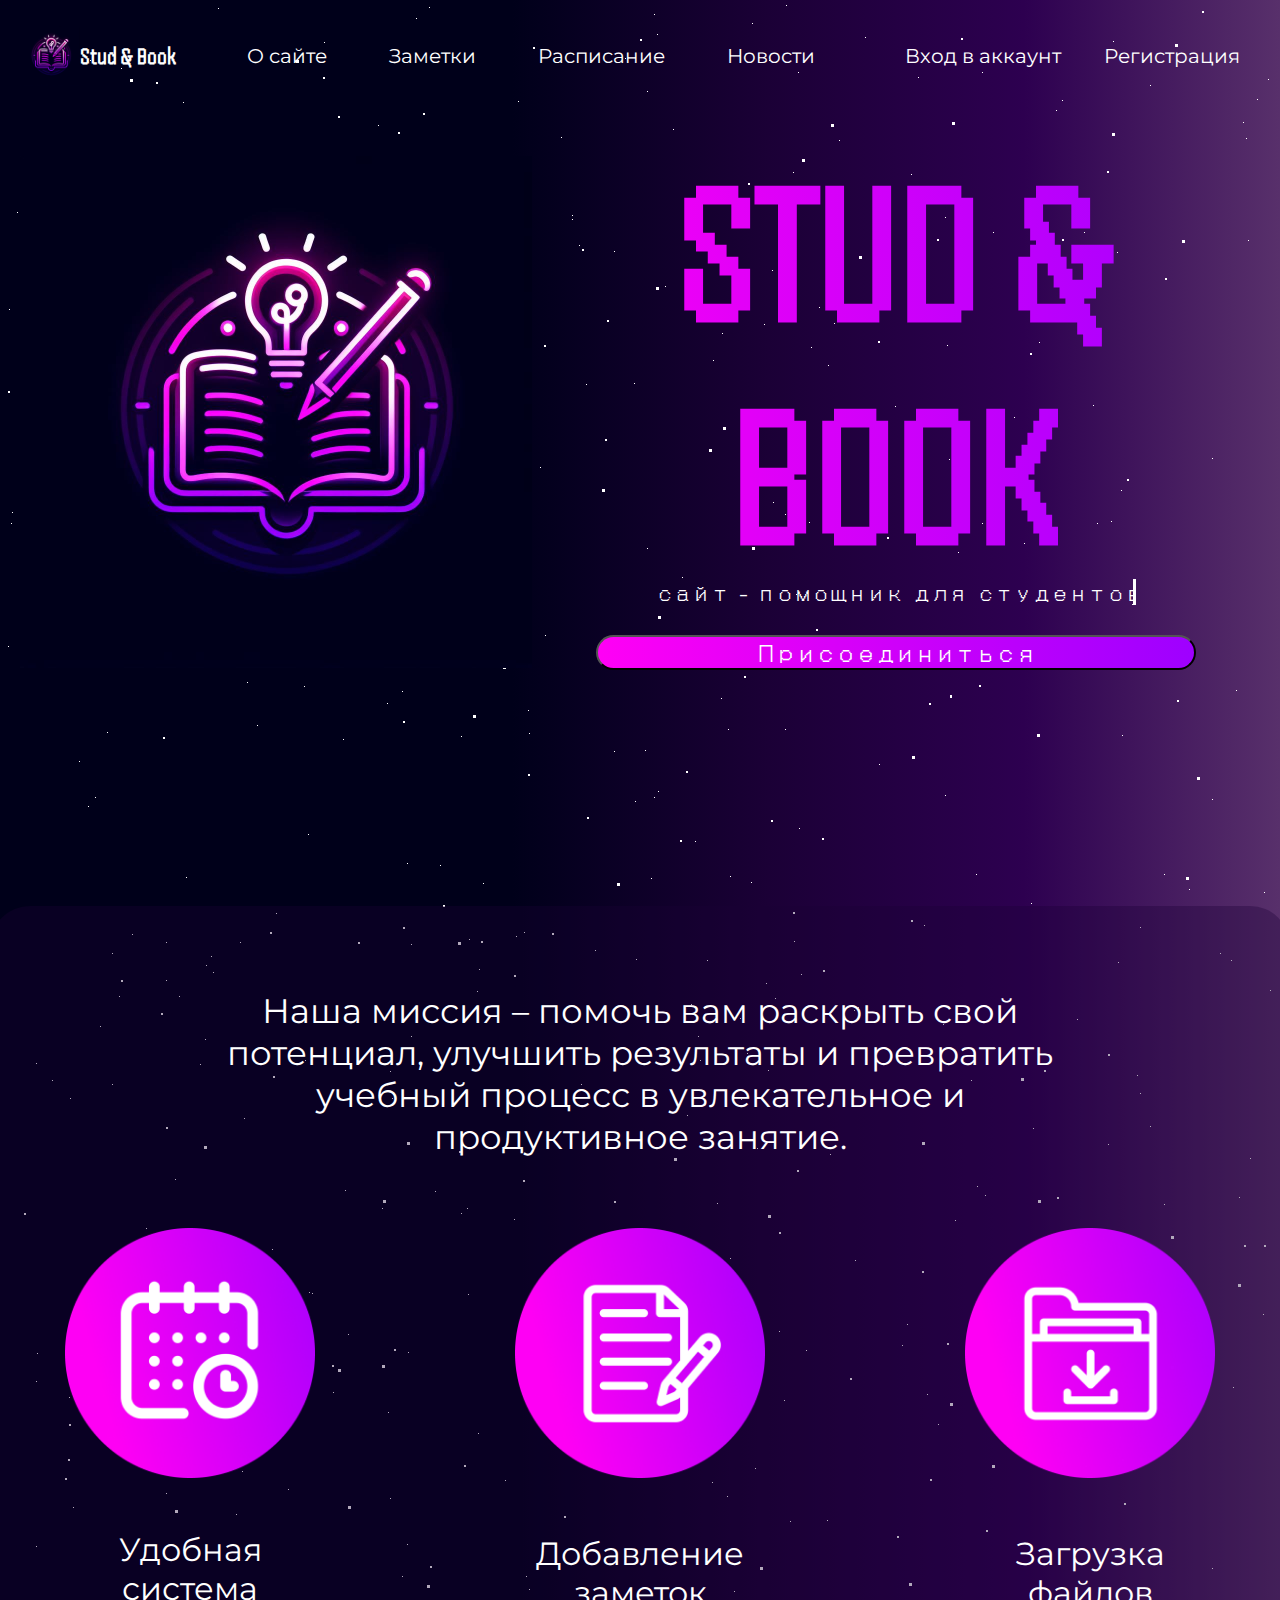
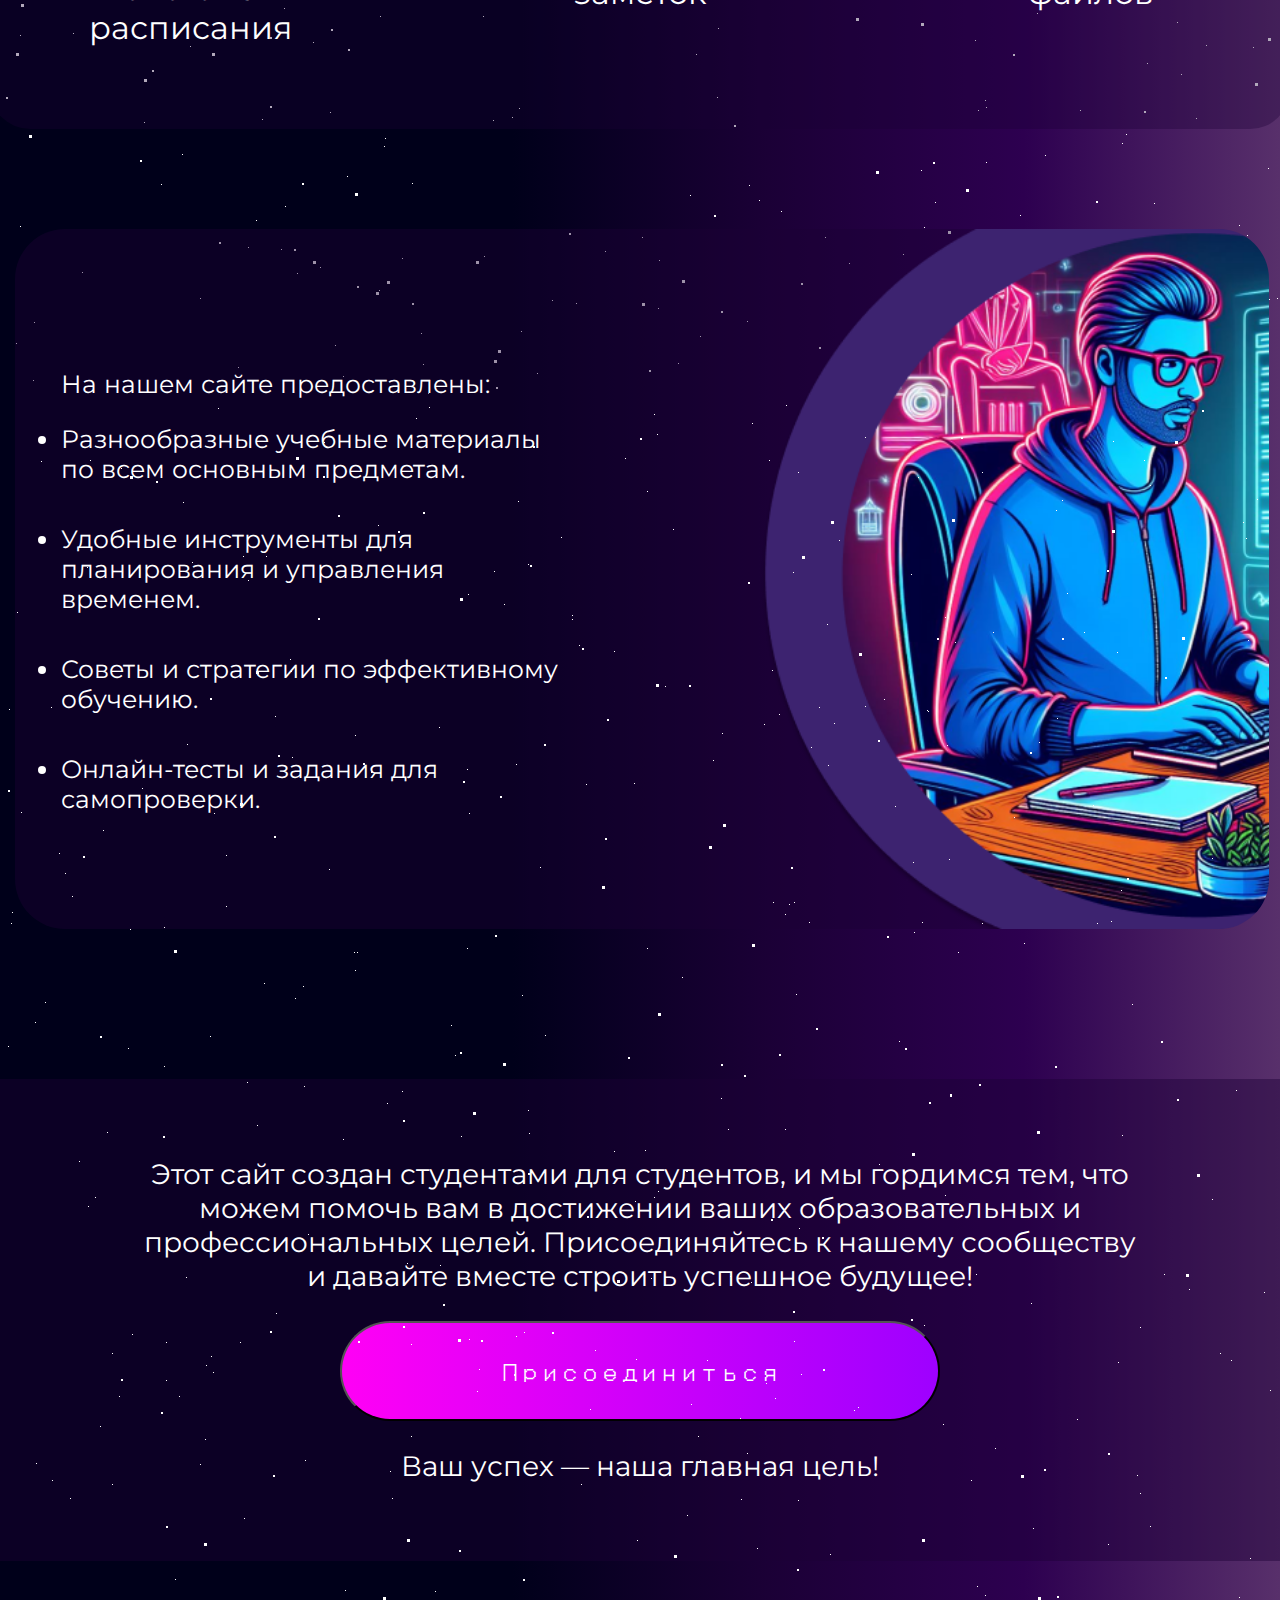
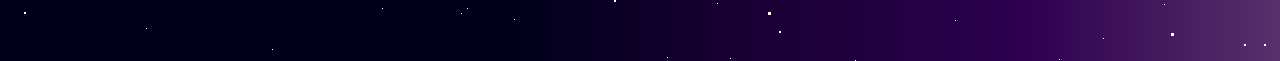
<file: index.html>
<!DOCTYPE html>
<html lang="ru">
<head>
    <meta charset="UTF-8">
    <meta name="viewport" content="width=device-width, initial-scale=1.0">
    <title>Stud & Book</title>
    <link href="https://fonts.googleapis.com/css2?family=Handjet:wght@700&display=swap" rel="stylesheet">
    <link href="https://fonts.googleapis.com/css2?family=DotGothic16&display=swap" rel="stylesheet">
    <link href="https://fonts.googleapis.com/css2?family=Montserrat:wght@400;700&display=swap" rel="stylesheet">
    <link href="styles.css" rel="stylesheet">
    
</head>
<body>
    <section class="wrapper2">
        <div id="stars"></div>
        <div id="stars2"></div>
        <div id="stars3"></div>
</section>
    
    <header>
        <div class="qq">
            <img class="logo22" src="logo.png" alt="1">
            <div class="logo">Stud & Book</div>
        </div>
        <div class="gg">
            <button class="header1" onclick="scrollToInfo()">О сайте</button>
            <a href="notes.html"><button class="header1">Заметки</button></a>
            <a href="schedule.html"><button class="header1">Расписание</button></a>
            <a href="news.html"><button class="header1">Новости</button></a>
        </div>
        <div id="authButtons">
            <button id="loginBtn" class="auth-btn" onclick="openModal('loginModal')">Вход в аккаунт</button>
            <button id="registerBtn" class="auth-btn" onclick="openModal('registerModal')">Регистрация</button>
        </div>
        <div id="userActions" style="display: none;">
            <span id="usernameDisplay"></span>
            <button id="logoutBtn" class="auth-btn" onclick="logout()">Выход</button>
        </div>
    </header>
    
    <section class="main-content">
        <div class="ass">
            <div class="mainlogo"><img src="logo2.png" alt=""></div>
            <div class="intro">
                <h1>STUD & BOOK</h1> <div class="wrapper"> <p class="typing-demo"> сайт - помощник для студентов</p></div>
                
                <button class="join-btn" onclick="openModal('registerModal')">Присоединиться</button>
            </div>
        </div>
        <div class="center">
            <section class="mission">
                <p class="mission-text">Наша миссия – помочь вам раскрыть свой потенциал, улучшить результаты и превратить учебный процесс в увлекательное и продуктивное занятие.</p>
                <div class="features">
                    <div class="feature">
                        <img src="расписание.png">
                        <p>Удобная система расписания</p>
                    </div>
                    <div class="feature">
                        <div class="icon"><img src="заметки.png"></div>
                        <p>Добавление заметок</p>
                    </div>
                    <div class="feature">
                        <div class="icon"><img src="файлы.png"></div>
                        <p>Загрузка файлов</p>
                    </div>
                </div>
            </section>
        </div>
    </section>
    
    <div class="center" id="infoSection">
        <section class="info-section">
            <div class="info-text">
                <p class="litext">На нашем сайте предоставлены:</p>
                <ul class="ultext">
                    <li class="litext">Разнообразные учебные материалы по всем основным предметам.</li>
                    <li class="litext">Удобные инструменты для планирования и управления временем.</li>
                    <li class="litext">Советы и стратегии по эффективному обучению.</li>
                    <li class="litext">Онлайн-тесты и задания для самопроверки.</li>
                </ul>
            </div>
            <img class="man" src="Group 2.png" alt="Student Image">
        </section>
    </div>
    
    <div class="center">
        <footer class="footer">
            <div>
                <p class="footertext">Этот сайт создан студентами для студентов, и мы гордимся тем, что можем помочь вам в достижении ваших образовательных и профессиональных целей. Присоединяйтесь к нашему сообществу и давайте вместе строить успешное будущее!</p>
            </div>
            <button class="join-btn" onclick="openModal('registerModal')">Присоединиться</button>
            <p class="footertext2">Ваш успех — наша главная цель!</p>
        </footer>
    </div>

    <div id="welcomeMessage" style="display: none;">Добро пожаловать, <span id="usernameDisplay"></span>!</div>


    <div id="registerModal" class="modal">
        <div class="modal-content">
            <span class="close" onclick="closeModal('registerModal')">&times;</span>
            <div class="ads">
                <h2 class="text">Регистрация пользователя</h2>
                <input type="text" class="input" id="registerUsername" placeholder="Имя пользователя" required>
                <input type="password" class="input" id="registerPassword" placeholder="Пароль" required>
                <button onclick="register()" class="reg">Зарегистрироваться</button>
            </div>
        </div>
    </div>

  
    <div id="loginModal" class="modal">
        <div class="modal-content">
            <span class="close" onclick="closeModal('loginModal')">&times;</span>
            <div class="ads">
            <h2>Вход</h2>
            <input type="text" class="input" id="loginUsername" placeholder="Имя пользователя" required>
            <input type="password" class="input" id="loginPassword" placeholder="Пароль" required>
            <button onclick="login()" class="reg">Войти</button>
        </div>
        </div>
    </div>

    <script src="scripts.js"></script>
</body>
</html>
</file>
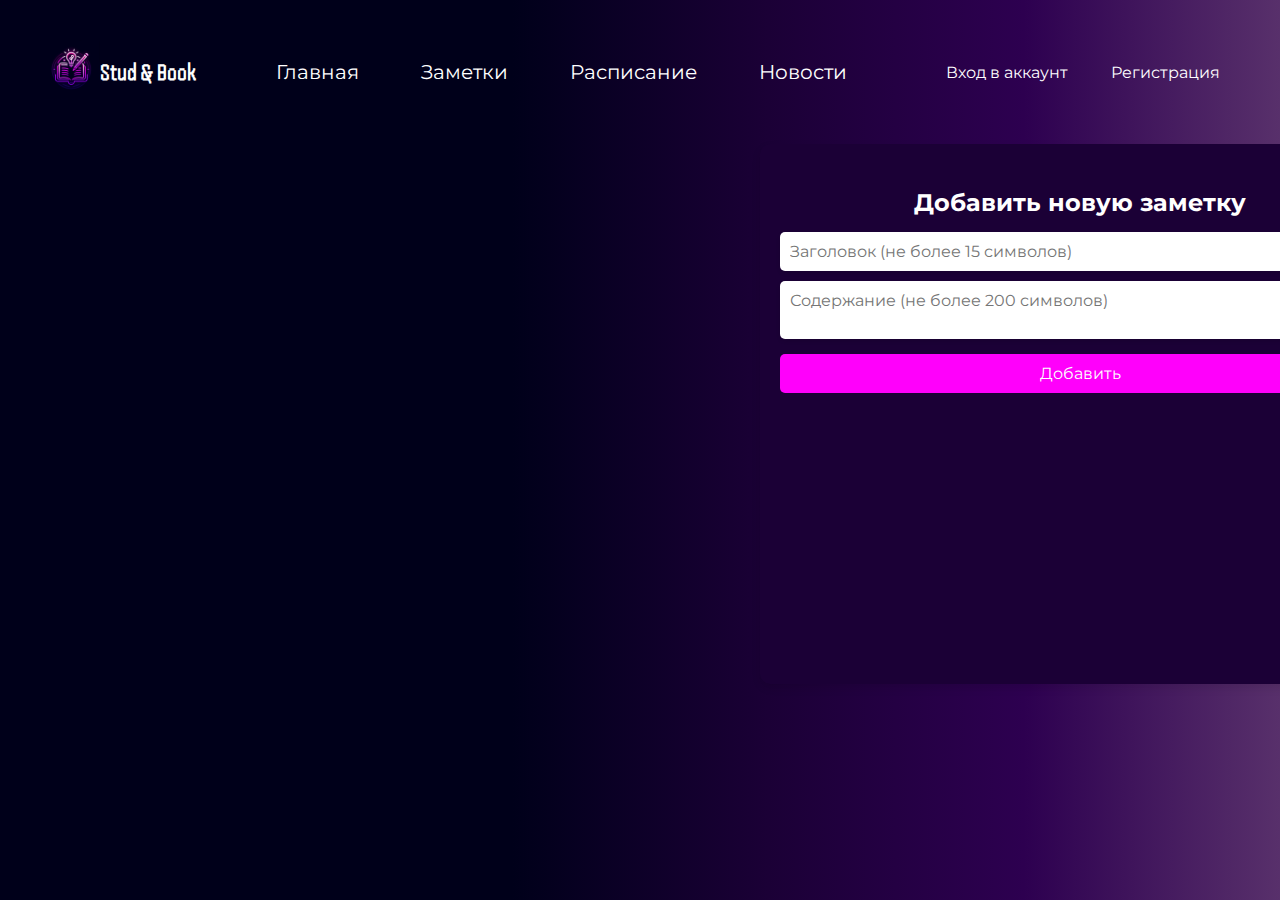
<file: notes.html>
<!DOCTYPE html>
<html lang="ru">
<head>
    <meta charset="UTF-8">
    <meta name="viewport" content="width=device-width, initial-scale=1.0">
    <title>Заметки</title>
    <link rel="stylesheet" href="notes.css">
    <link href="https://fonts.googleapis.com/css2?family=Handjet:wght@700&display=swap" rel="stylesheet">
    <link href="https://fonts.googleapis.com/css2?family=DotGothic16&display=swap" rel="stylesheet">
    <link href="https://fonts.googleapis.com/css2?family=Montserrat:wght@400;700&display=swap" rel="stylesheet">

</head>
<body>
    <header>
        <div class="qq">
            <a href="index.html">
                <img class="logo22" src="logo.png" alt="1">
            </a>
            <div class="logo">Stud & Book</div>
        </div>
        <div class="gg">
            <a href="index.html"><button class="header1">Главная</button></a>
            <a href="notes.html"><button class="header1">Заметки</button></a>
            <a href="schedule.html"><button class="header1">Расписание</button></a>
            <a href="news.html"><button class="header1">Новости</button></a>
        </div>
        <div id="authButtons">
            <button id="loginBtn" class="auth-btn" onclick="redirectToHomeAndLogin()">Вход в аккаунт</button>
            <button id="registerBtn" class="auth-btn" onclick="redirectToHomeAndRegister()">Регистрация</button>
        </div>
        <div id="userActions" style="display: none;">
            <span id="usernameDisplay"></span>
            <button id="logoutBtn" class="auth-btn" onclick="logout()">Выход</button>
        </div>
    </header>
    <div class="notesblocks">
        <div id="notes-container">
    
        </div>
        
        <div id="note-form">
            <h3>Добавить новую заметку</h3>
            <input type="text" id="note-title" placeholder="Заголовок (не более 15 символов)" maxlength="15" required>
            <textarea id="note-content" placeholder="Содержание (не более 200 символов)" maxlength="200"></textarea>
            <button onclick="addNote()">Добавить</button>
            <div id="error-msg" style="color: red; display: none;">Превышена допустимая длина заголовка или содержания!</div>
        </div>
    </div>
   
    <div id="editModal" class="modal">
        <div class="modal-content">
            <span class="close" onclick="closeModal('editModal')">&times;</span>
            <h3>Редактировать заметку</h3>
            <input type="text" id="edit-note-title" placeholder="Заголовок (не более 15 символов)" maxlength="15" required>
            <textarea id="edit-note-content" placeholder="Содержание (не более 200 символов)" maxlength="200"></textarea>
            <button id="saveEditedNoteButton">Сохранить</button>
        </div>
    </div>


    <script src="notes.js"></script>
</body>
</html>
</file>
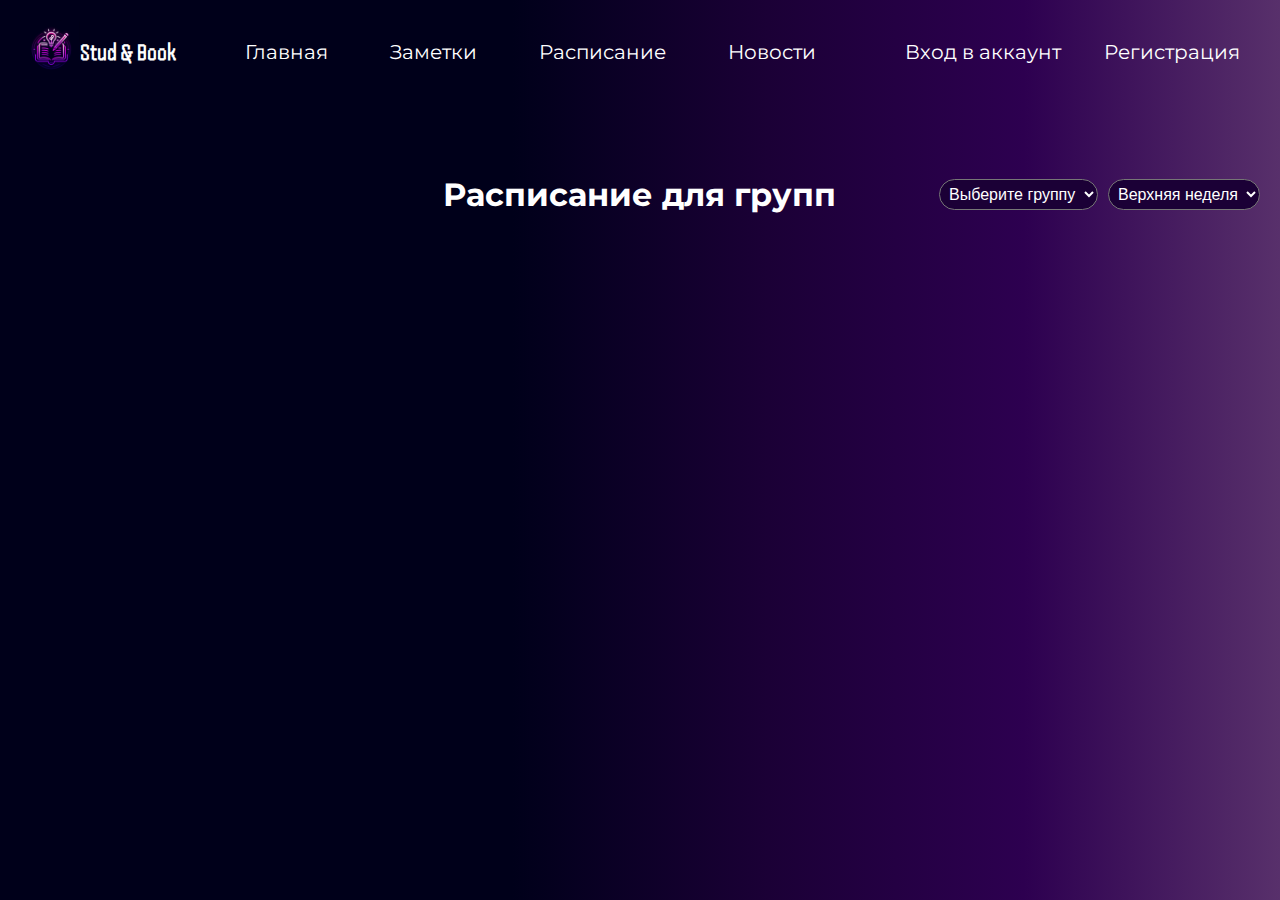
<file: schedule.html>
<!DOCTYPE html>
<html lang="ru">
<head>
    <meta charset="UTF-8">
    <meta name="viewport" content="width=device-width, initial-scale=1.0">
    <title>Stud & Book - Расписание</title>
    <link href="https://fonts.googleapis.com/css2?family=Handjet:wght@700&display=swap" rel="stylesheet">
    <link href="https://fonts.googleapis.com/css2?family=DotGothic16&display=swap" rel="stylesheet">
    <link href="https://fonts.googleapis.com/css2?family=Montserrat:wght@400;700&display=swap" rel="stylesheet">
    <link rel="stylesheet" href="schedule.css">
</head>
<body>
    <header>
        <div class="qq">
            <a href="index.html">
                <img class="logo22" src="logo.png" alt="1">
            </a>
            <div class="logo">Stud & Book</div>
        </div>
        <div class="gg">
            <a href="index.html"><button class="header1">Главная</button></a>
            <a href="notes.html"><button class="header1">Заметки</button></a>
            <a href="schedule.html"><button class="header1">Расписание</button></a>
            <a href="news.html"><button class="header1">Новости</button></a>
        </div>
        <div id="authButtons">
            <button id="loginBtn" class="auth-btn" onclick="redirectToHomeAndLogin()">Вход в аккаунт</button>
            <button id="registerBtn" class="auth-btn" onclick="redirectToHomeAndRegister()">Регистрация</button>
        </div>
        <div id="userActions" style="display: none;">
            <span id="usernameDisplay"></span>
            <button id="logoutBtn" class="auth-btn" onclick="logout()">Выход</button>
        </div>
    </header>

    <main class="main-content">
        <div class="content-header">
            <h1 class="raspis">Расписание для групп</h1>
            <select class="secel" id="groupSelector">
                <option value="">Выберите группу</option>
                <option value="Т-191">Т-191</option>
                <option value="Т-211">Т-211</option>
                <option value="Т-312">Т-312</option>
                <option value="Т-311">Т-311</option>
            </select>
            <select class="secel" id="weekTypeSelector">
                <option value="Верхняя неделя">Верхняя неделя</option>
                <option value="Нижняя неделя">Нижняя неделя</option>
            </select>
        </div>
        <div id="scheduleContainer">
        </div>
        <button id="editScheduleBtn" class="edit-btn" onclick="editSchedule()">Изменить расписание</button>
        <button id="saveScheduleBtn" class="save-btn" onclick="saveSchedule()" style="display: none;">Сохранить расписание</button>
    </main>

    
    <script src="schedule.js"></script>
</body>
</html>
</file>
<file: styles.css>
body {
    margin: 0;
    background: linear-gradient(to right, #00001A 20%, #00001A 40%, #1B0036 60%, #2D0050 80%, #58306b 100%, #67327f 100%);
    color: #fff;
    font-family: Montserrat;
}

header {
    display: flex;
    justify-content: space-between;
    align-items: center;
    padding: 20px;
    font-family: Handjet;
}

.qq {
    display: flex;
    align-items: center;
    justify-content: center;
}

.logo22 {
    width: 60px;
    height: 60px;
}

.logo {
    font-size: 24px;
    font-weight: bold;
}

.gg {
    display: flex;
    gap: 50px;
}

.header1 {
    background-color: rgba(255, 255, 255, 0);
    border: 0;
    font-size: 20px;
    font-family: Montserrat;
    color: white;
    cursor: pointer;
}

.header1:hover {
    transform: scale(1.05);
    transition: transform 0.2s;
}

.auth-btn {
    border: none;
    background-color: rgba(255, 255, 255, 0);
    padding: 10px 20px;
    font-size: 20px;
    font-family: Montserrat;
    color: white;
    cursor: pointer;
    border-radius: 5px;
}

.auth-btn:hover {
    transform: scale(1.05);
    transition: transform 0.2s;
}

.main-content {
    text-align: center;
    padding: 50px 20px;
}

.ass {
    display: flex;
    width: 100%;
    height: 750px;
    justify-content: space-evenly;
}

.intro {
    display: flex;
    flex-direction: column;
    justify-content: center;
    align-items: center;
    height: 500px;
}
.wrapper {
  
    /*This part is important for centering*/
    display: grid;
    place-items: center;
  }
  
  .typing-demo {
    width: 53ch;
    animation: typing 2s steps(22), blink .5s step-end infinite alternate;
    white-space: nowrap;
    overflow: hidden;
    border-right: 3px solid;
    font-family: monospace;
    font-size: 2em;
  }
  
  @keyframes typing {
    from {
      width: 0
    }
  }
      
  @keyframes blink {
    50% {
      border-color: transparent
    }
  }
.intro h1 {
    margin-top: 0;
    font-size: 200px;
    font-family: Handjet;
    background: linear-gradient(90deg, #FF00F5 0%, #9E00FF 100%);
    -webkit-background-clip: text;
    color: transparent;
    margin-bottom: 10px;
}

.intro p {
    font-size: 18px;
    font-family: DotGothic16;
    margin-bottom: 30px;
    margin-top: -20px;
}

.join-btn {
    font-size: 20px;
    width: 600px;
    height: 100px;
    border-radius: 100px;
    background: linear-gradient(90deg, #FF00F5 0%, #9E00FF 100%);
    font-family: DotGothic16;
    color: white;
}
.join-btn:hover{
  transform: scale(1.05);
    transition: transform 0.2s;
}

.mission {
    display: flex;
    flex-direction: column;
    align-items: center;
    padding: 50px;
    background-color: #1a003556;
    width: 1200px;
    border-radius: 40px;
}

.mission-text {
    width: 900px;
    font-size: 34px;
    font-family: Montserrat;
    margin-bottom: 70px;
}

.features {
    display: flex;
    justify-content: center;
    gap: 300px;
}

.feature {
    display: flex;
    flex-direction: column;
    align-items: center;
    max-width: 150px;
}

.feature img {
    width: 250px;
    height: 250px;
    margin-bottom: 20px;
}

.feature p {
    font-size: 32px;
    text-align: center;
}

.info-section {
    display: flex;
    justify-content: center;
    align-items: center;
    gap: 200px;
    margin-bottom: 150px;
    margin-top: 50px;
    background-color: #1b00366d;
    width: 1200px;
    padding: 0 0 0 50px;
    border-radius: 50px;
}

.info-text {
    gap: 30px;
}

.ultext {
    display: flex;
    flex-direction: column;
    gap: 40px;
}

.litext {
    font-size: 25px;
    width: 500px;
}

.man {
    width: 900px;
    border-radius: 0 50px 50px;
    height: 700px;
}

.center {
    display: flex;
    flex-direction: column;
    align-items: center;
}

.footer {
    display: flex;
    flex-direction: column;
    align-items: center;
    background-color: #1b00366d;
    padding: 50px;
    width: 1400px;
    border-radius: 50px;
    margin-bottom: 100px;
}

.footertext {
    text-align: center;
    width: 1000px;
    font-size: 28px;
}

.footertext2 {
    font-size: 28px;
}

.modal {
    display: none;
    position: fixed;
    z-index: 1;
    left: 0;
    top: 0;
    width: 100%;
    height: 100%;
    overflow: auto;
    background-color: rgba(0,0,0,0.4);
    padding-top: 60px;
}

.modal-content {
    background-color: #2e0032c2;
    margin: 3% auto;
    border-radius: 40px;
    padding: 20px;
    border: 1px solid #888;
    width: 600px;
    height: 400px;
}

.close {
    color: #ffffff;
    float: right;
    font-size: 28px;
    font-weight: bold;
}

.close:hover,
.close:focus {
    color: rgb(180, 178, 178);
    text-decoration: none;
    cursor: pointer;
}

.ads {
    display: flex;
    align-items: center;
    flex-direction: column;
    justify-content: center;
    gap: 50px;
}

.text {
    text-align: center;
}

.reg {
    border-radius: 30px;
    width: 500px;
    height: 60px;
    background: linear-gradient(90deg, #FF00F5 0%, #9E00FF 100%);
    color: #FFFFFF;
}

.input {
    padding-left: 20px;
    width: 460px;
    height: 40px;
    border-radius: 20px;
}

body,ul{
    margin:0;
    padding:0;
  }
  a{
    color:#fff;
    text-decoration:none;
    font-family:sans-serif;
    transition:.6s;
  }
  a:hover{
    color:gray;
  }
  #logo{
    font-size:1.5rem;
    font-weight:bold;
     background: -webkit-linear-gradient(white, #38495a);
      -webkit-background-clip: text;
      -webkit-text-fill-color: transparent;
  }
  #header{
    box-sizing:border-box;
    height:70px;
    padding:1rem;
    display:flex;
    align-items:center;
    justify-content:space-between;
    background:#000;
  
  }
  #menu{
    display:flex;
    list-style:none;
    gap:.5rem;
  }
  #menu a{
    display:block;
    padding:.5rem;
  }
  #btn{
    display:none;
  }
  @media(max-width:600px){
   
    #menu{
      display:block;
      position:absolute;
      width:100%;
      top:70px;
      right:0px;
      background:#000;
      height:0px;
      transition:.6s;
      z-index:1000;
      visibility:hidden;
      overflow-y:hidden;
    }  
    #nav.active #menu{
      height: calc(100vh - 70px);
      visibility:visible;
    }
    #menu a {
      padding:1rem 0;
      margin:0 1rem;
     
    }
    #btn{
      display:flex;
      padding:.5rem 1rem;
      font-size:1rem;
      border:none;
      background:none;
      cursor:pointer;
      gap:0.5rem
      
  }
    #hamburguer{
      display:block;
      width:20px;
      border-top:2px solid;
      color:#fff;
    }
    #hamburguer::after, #hamburguer::before{
      content:'';
      display:block;
      width:20px;
      height:2px;
      background:currentColor;
      margin-top:5px;
      transition:.3s;
      position:relative
      
    }
    #nav.active #hamburguer{
      border-top-color:transparent;
    }
      #nav.active #hamburguer::before{
        transform:rotate(135deg);
    }
      #nav.active #hamburguer::after{
        transform:rotate(-135deg);
        top:-7px;
    }
      
    }
  
  /*--------------star animation--------------------*/
  
  html {
      height: 100%;
      overflow: auto;
      background: radial-gradient(ellipse at bottom, #1b2735 0%,#090a0f 100%);
  }
  
  #title {
      position: absolute;
      top: 50%;
      left: 0;
      right: 0;
      color: #fff;
      text-align: center;
      font-family: Lato;
      font-weight: 300;
      font-size: 50px;
      letter-spacing: 10px;
      margin-top: -60px;
      padding-left: 10px;
  }
  
  #title span {
      background: -webkit-linear-gradient(white, #38495a);
      -webkit-background-clip: text;
      -webkit-text-fill-color: transparent;
  }
  
  #stars {
      width: 1px;
      height: 1px;
      background: transparent;
      animation: animStar 50s linear infinite;
      box-shadow: 779px 1331px #fff, 324px 42px #fff, 303px 586px #fff,
      1312px 276px #ffffff, 451px 625px #fff, 521px 1931px #fff, 1087px 1871px #fff,
      36px 1546px #ffffff, 132px 934px #fff, 1698px 901px #fff, 1418px 664px #fff,
      1448px 1157px #fff, 1084px 232px #fff, 347px 1776px #fff, 1722px 243px #fff,
      1629px 835px #fff, 479px 969px #fff, 1231px 960px #fff, 586px 384px #fff,
      164px 527px #fff, 8px 646px #fff, 1150px 1126px #fff, 665px 1357px #fff,
      1556px 1982px #fff, 1260px 1961px #fff, 1675px 1741px #fff,
      1843px 1514px #fff, 718px 1628px #fff, 242px 1343px #fff, 1497px 1880px #fff,
      1364px 230px #fff, 1739px 1302px #fff, 636px 959px #fff, 304px 686px #fff,
      614px 751px #fff, 1935px 816px #fff, 1428px 60px #fff, 355px 335px #fff,
      1594px 158px #fff, 90px 60px #fff, 1553px 162px #fff, 1239px 1825px #fff,
      1945px 587px #fff, 749px 1785px #fff, 1987px 1172px #fff, 1301px 1237px #fff,
      1039px 342px #fff, 1585px 1481px #fff, 995px 1048px #fff, 524px 932px #fff,
      214px 413px #fff, 1701px 1300px #fff, 1037px 1613px #fff, 1871px 996px #fff,
      1360px 1635px #fff, 1110px 1313px #fff, 412px 1783px #fff, 1949px 177px #fff,
      903px 1854px #fff, 700px 1936px #fff, 378px 125px #fff, 308px 834px #fff,
      1118px 962px #fff, 1350px 1929px #fff, 781px 1811px #fff, 561px 137px #fff,
      757px 1148px #fff, 1670px 1979px #fff, 343px 739px #fff, 945px 795px #fff,
      576px 1903px #fff, 1078px 1436px #fff, 1583px 450px #fff, 1366px 474px #fff,
      297px 1873px #fff, 192px 162px #fff, 1624px 1633px #fff, 59px 453px #fff,
      82px 1872px #fff, 1933px 498px #fff, 1966px 1974px #fff, 1975px 1688px #fff,
      779px 314px #fff, 1858px 1543px #fff, 73px 1507px #fff, 1693px 975px #fff,
      1683px 108px #fff, 1768px 1654px #fff, 654px 14px #fff, 494px 171px #fff,
      1689px 1895px #fff, 1660px 263px #fff, 1031px 903px #fff, 1203px 1393px #fff,
      1333px 1421px #fff, 1113px 41px #fff, 1206px 1645px #fff, 1325px 1635px #fff,
      142px 388px #fff, 572px 215px #fff, 1535px 296px #fff, 1419px 407px #fff,
      1379px 1003px #fff, 329px 469px #fff, 1791px 1652px #fff, 935px 1802px #fff,
      1330px 1820px #fff, 421px 1933px #fff, 828px 365px #fff, 275px 316px #fff,
      707px 960px #fff, 1605px 1554px #fff, 625px 58px #fff, 717px 1697px #fff,
      1669px 246px #fff, 1925px 322px #fff, 1154px 1803px #fff, 1929px 295px #fff,
      1248px 240px #fff, 1045px 1755px #fff, 166px 942px #fff, 1888px 1773px #fff,
      678px 1963px #fff, 1370px 569px #fff, 1974px 1400px #fff, 1786px 460px #fff,
      51px 307px #fff, 784px 1400px #fff, 730px 1258px #fff, 1712px 393px #fff,
      416px 170px #fff, 1797px 1932px #fff, 572px 219px #fff, 1557px 1856px #fff,
      218px 8px #fff, 348px 1334px #fff, 469px 413px #fff, 385px 1738px #fff,
      1357px 1818px #fff, 240px 942px #fff, 248px 1847px #fff, 1535px 806px #fff,
      236px 1514px #fff, 1429px 1556px #fff, 73px 1633px #fff, 1398px 1121px #fff,
      671px 1301px #fff, 1404px 1663px #fff, 740px 1018px #fff, 1600px 377px #fff,
      785px 514px #fff, 112px 1084px #fff, 1915px 1887px #fff, 1463px 1848px #fff,
      687px 1115px #fff, 1268px 1768px #fff, 1729px 1425px #fff,
      1284px 1022px #fff, 801px 974px #fff, 1975px 1317px #fff, 1354px 834px #fff,
      1446px 1484px #fff, 1283px 1786px #fff, 11px 523px #fff, 1842px 236px #fff,
      1355px 654px #fff, 429px 7px #fff, 1033px 1128px #fff, 157px 297px #fff,
      545px 635px #fff, 52px 1080px #fff, 827px 1520px #fff, 1121px 490px #fff,
      9px 309px #fff, 1744px 1586px #fff, 1014px 417px #fff, 1534px 524px #fff,
      958px 552px #fff, 1403px 1496px #fff, 387px 703px #fff, 1522px 548px #fff,
      1355px 282px #fff, 1532px 601px #fff, 1838px 790px #fff, 290px 259px #fff,
      295px 598px #fff, 1601px 539px #fff, 1561px 1272px #fff, 34px 1922px #fff,
      1024px 543px #fff, 467px 369px #fff, 722px 333px #fff, 1976px 1255px #fff,
      766px 983px #fff, 1582px 1285px #fff, 12px 512px #fff, 617px 1410px #fff,
      682px 577px #fff, 1334px 1438px #fff, 439px 327px #fff, 1617px 1661px #fff,
      673px 129px #fff, 794px 941px #fff, 1386px 1902px #fff, 37px 1353px #fff,
      1467px 1353px #fff, 416px 18px #fff, 187px 344px #fff, 200px 1898px #fff,
      1491px 1619px #fff, 811px 347px #fff, 924px 1827px #fff, 945px 217px #fff,
      1735px 1228px #fff, 379px 1890px #fff, 79px 761px #fff, 825px 1837px #fff,
      1980px 1558px #fff, 1308px 1573px #fff, 1488px 1726px #fff,
      382px 1208px #fff, 522px 595px #fff, 1277px 1898px #fff, 354px 552px #fff,
      161px 1784px #fff, 614px 251px #fff, 526px 1576px #fff, 17px 212px #fff,
      179px 996px #fff, 467px 1208px #fff, 1944px 1838px #fff, 1140px 1093px #fff,
      858px 1007px #fff, 200px 1064px #fff, 423px 1964px #fff, 1945px 439px #fff,
      1377px 689px #fff, 1120px 1437px #fff, 1876px 668px #fff, 907px 1324px #fff,
      343px 1976px #fff, 1816px 1501px #fff, 1849px 177px #fff, 647px 91px #fff,
      1984px 1012px #fff, 1336px 1300px #fff, 128px 648px #fff, 305px 1060px #fff,
      1324px 826px #fff, 1263px 1314px #fff, 1801px 629px #fff, 1614px 1555px #fff,
      1634px 90px #fff, 1603px 452px #fff, 891px 1984px #fff, 1556px 1906px #fff,
      121px 68px #fff, 1676px 1714px #fff, 516px 936px #fff, 1947px 1492px #fff,
      1455px 1519px #fff, 45px 602px #fff, 205px 1039px #fff, 793px 172px #fff,
      1562px 1739px #fff, 1056px 110px #fff, 1512px 379px #fff, 1795px 1621px #fff,
      1848px 607px #fff, 262px 1719px #fff, 477px 991px #fff, 483px 883px #fff,
      1239px 1197px #fff, 1496px 647px #fff, 1649px 25px #fff, 1491px 1946px #fff,
      119px 996px #fff, 179px 1472px #fff, 1341px 808px #fff, 1565px 1700px #fff,
      407px 1544px #fff, 1754px 357px #fff, 1288px 981px #fff, 902px 1997px #fff,
      1755px 1668px #fff, 186px 877px #fff, 1202px 1882px #fff, 461px 1213px #fff,
      1400px 748px #fff, 1969px 1899px #fff, 809px 522px #fff, 514px 1219px #fff,
      374px 275px #fff, 938px 1973px #fff, 357px 552px #fff, 144px 1722px #fff,
      1572px 912px #fff, 402px 1858px #fff, 1544px 1195px #fff, 667px 1257px #fff,
      727px 1496px #fff, 993px 232px #fff, 1772px 313px #fff, 1040px 1590px #fff,
      1204px 1973px #fff, 1268px 79px #fff, 1555px 1048px #fff, 986px 1707px #fff,
      978px 1710px #fff, 713px 360px #fff, 407px 863px #fff, 461px 736px #fff,
      284px 1608px #fff, 103px 430px #fff, 1283px 1319px #fff, 977px 1186px #fff,
      1966px 1516px #fff, 1287px 1129px #fff, 70px 1098px #fff, 1189px 889px #fff,
      1126px 1734px #fff, 309px 1292px #fff, 879px 764px #fff, 65px 473px #fff,
      1003px 1959px #fff, 658px 791px #fff, 402px 1576px #fff, 35px 622px #fff,
      529px 1589px #fff, 164px 666px #fff, 1876px 1290px #fff, 1541px 526px #fff,
      270px 1297px #fff, 440px 865px #fff, 1500px 802px #fff, 182px 1754px #fff,
      1264px 892px #fff, 272px 1249px #fff, 1289px 1535px #fff, 190px 1646px #fff,
      955px 242px #fff, 1456px 1597px #fff, 1727px 1983px #fff, 635px 801px #fff,
      226px 455px #fff, 1396px 1710px #fff, 849px 1863px #fff, 237px 1264px #fff,
      839px 140px #fff, 1122px 735px #fff, 1280px 15px #fff, 1318px 242px #fff,
      1819px 1148px #fff, 333px 1392px #fff, 1949px 553px #fff, 1878px 1332px #fff,
      467px 548px #fff, 1812px 1082px #fff, 1067px 193px #fff, 243px 156px #fff,
      483px 1616px #fff, 1714px 933px #fff, 759px 1800px #fff, 1822px 995px #fff,
      1877px 572px #fff, 581px 1084px #fff, 107px 732px #fff, 642px 1837px #fff,
      166px 1493px #fff, 1555px 198px #fff, 819px 307px #fff, 947px 345px #fff,
      827px 224px #fff, 927px 1394px #fff, 540px 467px #fff, 1093px 405px #fff,
      1140px 927px #fff, 130px 529px #fff, 33px 1980px #fff, 1147px 1663px #fff,
      1616px 1436px #fff, 528px 710px #fff, 798px 1100px #fff, 505px 1480px #fff,
      899px 641px #fff, 1909px 1949px #fff, 1311px 964px #fff, 979px 1301px #fff,
      1393px 969px #fff, 1793px 1886px #fff, 292px 357px #fff, 1196px 1718px #fff,
      1290px 1994px #fff, 537px 1973px #fff, 1181px 1674px #fff,
      1740px 1566px #fff, 1307px 265px #fff, 922px 522px #fff, 1892px 472px #fff,
      384px 1746px #fff, 392px 1098px #fff, 647px 548px #fff, 390px 1498px #fff,
      1246px 138px #fff, 730px 876px #fff, 192px 1472px #fff, 1790px 1789px #fff,
      928px 311px #fff, 1253px 1647px #fff, 747px 1921px #fff, 1561px 1025px #fff,
      1533px 1292px #fff, 1985px 195px #fff, 728px 729px #fff, 1712px 1936px #fff,
      512px 1717px #fff, 1528px 483px #fff, 313px 1642px #fff, 281px 1849px #fff,
      1212px 799px #fff, 435px 1191px #fff, 1422px 611px #fff, 1718px 1964px #fff,
      411px 944px #fff, 210px 636px #fff, 1502px 1295px #fff, 1434px 349px #fff,
      769px 60px #fff, 747px 1053px #fff, 789px 504px #fff, 1436px 1264px #fff,
      1893px 1225px #fff, 1394px 1788px #fff, 1108px 1317px #fff,
      1673px 1395px #fff, 854px 1010px #fff, 1705px 80px #fff, 1858px 148px #fff,
      1729px 344px #fff, 1388px 664px #fff, 895px 406px #fff, 1479px 157px #fff,
      1441px 1157px #fff, 552px 1900px #fff, 516px 364px #fff, 1647px 189px #fff,
      1427px 1071px #fff, 785px 729px #fff, 1080px 1710px #fff, 504px 204px #fff,
      1177px 1622px #fff, 657px 34px #fff, 1296px 1099px #fff, 248px 180px #fff,
      1212px 1568px #fff, 667px 1562px #fff, 695px 841px #fff, 1608px 1247px #fff,
      751px 882px #fff, 87px 167px #fff, 607px 1368px #fff, 1363px 1203px #fff,
      1836px 317px #fff, 1668px 1703px #fff, 830px 1154px #fff, 1721px 1398px #fff,
      1601px 1280px #fff, 976px 874px #fff, 1743px 254px #fff, 1020px 1815px #fff,
      1670px 1766px #fff, 1890px 735px #fff, 1379px 136px #fff, 1864px 695px #fff,
      206px 965px #fff, 1404px 1932px #fff, 1923px 1360px #fff, 247px 682px #fff,
      519px 1708px #fff, 645px 750px #fff, 1164px 1204px #fff, 834px 323px #fff,
      172px 1350px #fff, 213px 972px #fff, 1837px 190px #fff, 285px 1806px #fff,
      1047px 1299px #fff, 1548px 825px #fff, 1730px 324px #fff, 1346px 1909px #fff,
      772px 270px #fff, 345px 1190px #fff, 478px 1433px #fff, 1479px 25px #fff,
      1994px 1830px #fff, 1744px 732px #fff, 20px 1635px #fff, 690px 1795px #fff,
      1594px 569px #fff, 579px 245px #fff, 1398px 733px #fff, 408px 1352px #fff,
      1774px 120px #fff, 1152px 1370px #fff, 1698px 1810px #fff, 710px 1450px #fff,
      665px 286px #fff, 493px 1720px #fff, 786px 5px #fff, 637px 1140px #fff,
      764px 324px #fff, 927px 310px #fff, 938px 1424px #fff, 1884px 744px #fff,
      913px 462px #fff, 1831px 1936px #fff, 1527px 249px #fff, 36px 1381px #fff,
      1597px 581px #fff, 1530px 355px #fff, 949px 459px #fff, 799px 828px #fff,
      242px 1471px #fff, 654px 797px #fff, 796px 594px #fff, 1365px 678px #fff,
      752px 23px #fff, 1630px 541px #fff, 982px 72px #fff, 1733px 1831px #fff,
      21px 412px #fff, 775px 998px #fff, 335px 1945px #fff, 264px 583px #fff,
      158px 1311px #fff, 528px 164px #fff, 1978px 574px #fff, 717px 1203px #fff,
      734px 1591px #fff, 1555px 820px #fff, 16px 1943px #fff, 1625px 1177px #fff,
      1236px 690px #fff, 1585px 1590px #fff, 1737px 1728px #fff, 721px 698px #fff,
      1804px 1186px #fff, 166px 980px #fff, 1850px 230px #fff, 330px 1712px #fff,
      95px 797px #fff, 1948px 1078px #fff, 469px 939px #fff, 1269px 1899px #fff,
      955px 1220px #fff, 1137px 1075px #fff, 312px 1293px #fff, 986px 1762px #fff,
      1103px 1238px #fff, 428px 1993px #fff, 355px 570px #fff, 977px 1836px #fff,
      1395px 1092px #fff, 276px 913px #fff, 1743px 656px #fff, 773px 502px #fff,
      1686px 1322px #fff, 1516px 1945px #fff, 1334px 501px #fff, 266px 156px #fff,
      455px 655px #fff, 798px 72px #fff, 1059px 1259px #fff, 1402px 1687px #fff,
      236px 1329px #fff, 1455px 786px #fff, 146px 1228px #fff, 1851px 823px #fff,
      1062px 100px #fff, 1220px 953px #fff, 20px 1826px #fff, 36px 1063px #fff,
      1525px 338px #fff, 790px 1521px #fff, 741px 1099px #fff, 288px 1489px #fff,
      700px 1060px #fff, 390px 1071px #fff, 411px 1036px #fff, 1853px 1072px #fff,
      1446px 1085px #fff, 1164px 874px #fff, 924px 925px #fff, 291px 271px #fff,
      1257px 1964px #fff, 1580px 1352px #fff, 1507px 1216px #fff, 211px 956px #fff,
      985px 1195px #fff, 975px 1640px #fff, 518px 101px #fff, 663px 1395px #fff,
      914px 532px #fff, 145px 1320px #fff, 69px 1397px #fff, 982px 523px #fff,
      257px 725px #fff, 1599px 831px #fff, 1636px 1513px #fff, 1250px 1158px #fff,
      1132px 604px #fff, 183px 102px #fff, 1057px 318px #fff, 1247px 1835px #fff,
      1983px 1110px #fff, 1077px 1455px #fff, 921px 1770px #fff, 806px 1350px #fff,
      1938px 1992px #fff, 855px 1260px #fff, 902px 1345px #fff, 658px 1908px #fff,
      1845px 679px #fff, 712px 1482px #fff, 595px 950px #fff, 1784px 1992px #fff,
      1847px 1785px #fff, 691px 1004px #fff, 175px 1179px #fff, 1666px 1911px #fff,
      41px 61px #fff, 971px 1080px #fff, 1830px 1450px #fff, 1351px 1518px #fff,
      1257px 99px #fff, 1395px 1498px #fff, 1117px 252px #fff, 1779px 597px #fff,
      1346px 729px #fff, 1108px 1144px #fff, 402px 691px #fff, 72px 496px #fff,
      1673px 1604px #fff, 1497px 974px #fff, 1865px 1664px #fff, 88px 806px #fff,
      918px 77px #fff, 244px 1118px #fff, 256px 1820px #fff, 1851px 1840px #fff,
      605px 1851px #fff, 634px 383px #fff, 865px 37px #fff, 943px 1024px #fff,
      1951px 177px #fff, 1097px 523px #fff, 985px 1700px #fff, 1243px 122px #fff,
      768px 1070px #fff, 468px 194px #fff, 320px 1867px #fff, 1850px 185px #fff,
      380px 1616px #fff, 468px 1294px #fff, 1122px 1743px #fff, 884px 299px #fff,
      1300px 1917px #fff, 1860px 396px #fff, 1270px 990px #fff, 529px 733px #fff,
      1975px 1347px #fff, 1885px 685px #fff, 226px 506px #fff, 651px 878px #fff,
      1323px 680px #fff, 1284px 680px #fff, 238px 1967px #fff, 911px 174px #fff,
      1111px 521px #fff, 1150px 85px #fff, 794px 502px #fff, 484px 1856px #fff,
      1809px 368px #fff, 112px 953px #fff, 590px 1009px #fff, 1655px 311px #fff,
      100px 1026px #fff, 1803px 352px #fff, 865px 306px #fff, 1077px 1019px #fff,
      1335px 872px #fff, 1647px 1298px #fff, 1233px 1387px #fff, 698px 1036px #fff,
      659px 1860px #fff, 388px 1412px #fff, 1212px 458px #fff, 755px 1468px #fff,
      696px 1654px #fff, 1144px 60px #fff;
  }
  
  #stars:after {
      content: '';
      position: absolute;
      top: 2000px;
      width: 1px;
      height: 1px;
      background: transparent;
      box-shadow: 779px 1331px #fff, 324px 42px #fff, 303px 586px #fff,
      1312px 276px #fff, 451px 625px #fff, 521px 1931px #fff, 1087px 1871px #fff,
      36px 1546px #fff, 132px 934px #fff, 1698px 901px #fff, 1418px 664px #fff,
      1448px 1157px #fff, 1084px 232px #fff, 347px 1776px #fff, 1722px 243px #fff,
      1629px 835px #fff, 479px 969px #fff, 1231px 960px #fff, 586px 384px #fff,
      164px 527px #fff, 8px 646px #fff, 1150px 1126px #fff, 665px 1357px #fff,
      1556px 1982px #fff, 1260px 1961px #fff, 1675px 1741px #fff,
      1843px 1514px #fff, 718px 1628px #fff, 242px 1343px #fff, 1497px 1880px #fff,
      1364px 230px #fff, 1739px 1302px #fff, 636px 959px #fff, 304px 686px #fff,
      614px 751px #fff, 1935px 816px #fff, 1428px 60px #fff, 355px 335px #fff,
      1594px 158px #fff, 90px 60px #fff, 1553px 162px #fff, 1239px 1825px #fff,
      1945px 587px #fff, 749px 1785px #fff, 1987px 1172px #fff, 1301px 1237px #fff,
      1039px 342px #fff, 1585px 1481px #fff, 995px 1048px #fff, 524px 932px #fff,
      214px 413px #fff, 1701px 1300px #fff, 1037px 1613px #fff, 1871px 996px #fff,
      1360px 1635px #fff, 1110px 1313px #fff, 412px 1783px #fff, 1949px 177px #fff,
      903px 1854px #fff, 700px 1936px #fff, 378px 125px #fff, 308px 834px #fff,
      1118px 962px #fff, 1350px 1929px #fff, 781px 1811px #fff, 561px 137px #fff,
      757px 1148px #fff, 1670px 1979px #fff, 343px 739px #fff, 945px 795px #fff,
      576px 1903px #fff, 1078px 1436px #fff, 1583px 450px #fff, 1366px 474px #fff,
      297px 1873px #fff, 192px 162px #fff, 1624px 1633px #fff, 59px 453px #fff,
      82px 1872px #fff, 1933px 498px #fff, 1966px 1974px #fff, 1975px 1688px #fff,
      779px 314px #fff, 1858px 1543px #fff, 73px 1507px #fff, 1693px 975px #fff,
      1683px 108px #fff, 1768px 1654px #fff, 654px 14px #fff, 494px 171px #fff,
      1689px 1895px #fff, 1660px 263px #fff, 1031px 903px #fff, 1203px 1393px #fff,
      1333px 1421px #fff, 1113px 41px #fff, 1206px 1645px #fff, 1325px 1635px #fff,
      142px 388px #fff, 572px 215px #fff, 1535px 296px #fff, 1419px 407px #fff,
      1379px 1003px #fff, 329px 469px #fff, 1791px 1652px #fff, 935px 1802px #fff,
      1330px 1820px #fff, 421px 1933px #fff, 828px 365px #fff, 275px 316px #fff,
      707px 960px #fff, 1605px 1554px #fff, 625px 58px #fff, 717px 1697px #fff,
      1669px 246px #fff, 1925px 322px #fff, 1154px 1803px #fff, 1929px 295px #fff,
      1248px 240px #fff, 1045px 1755px #fff, 166px 942px #fff, 1888px 1773px #fff,
      678px 1963px #fff, 1370px 569px #fff, 1974px 1400px #fff, 1786px 460px #fff,
      51px 307px #fff, 784px 1400px #fff, 730px 1258px #fff, 1712px 393px #fff,
      416px 170px #fff, 1797px 1932px #fff, 572px 219px #fff, 1557px 1856px #fff,
      218px 8px #fff, 348px 1334px #fff, 469px 413px #fff, 385px 1738px #fff,
      1357px 1818px #fff, 240px 942px #fff, 248px 1847px #fff, 1535px 806px #fff,
      236px 1514px #fff, 1429px 1556px #fff, 73px 1633px #fff, 1398px 1121px #fff,
      671px 1301px #fff, 1404px 1663px #fff, 740px 1018px #fff, 1600px 377px #fff,
      785px 514px #fff, 112px 1084px #fff, 1915px 1887px #fff, 1463px 1848px #fff,
      687px 1115px #fff, 1268px 1768px #fff, 1729px 1425px #fff,
      1284px 1022px #fff, 801px 974px #fff, 1975px 1317px #fff, 1354px 834px #fff,
      1446px 1484px #fff, 1283px 1786px #fff, 11px 523px #fff, 1842px 236px #fff,
      1355px 654px #fff, 429px 7px #fff, 1033px 1128px #fff, 157px 297px #fff,
      545px 635px #fff, 52px 1080px #fff, 827px 1520px #fff, 1121px 490px #fff,
      9px 309px #fff, 1744px 1586px #fff, 1014px 417px #fff, 1534px 524px #fff,
      958px 552px #fff, 1403px 1496px #fff, 387px 703px #fff, 1522px 548px #fff,
      1355px 282px #fff, 1532px 601px #fff, 1838px 790px #fff, 290px 259px #fff,
      295px 598px #fff, 1601px 539px #fff, 1561px 1272px #fff, 34px 1922px #fff,
      1024px 543px #fff, 467px 369px #fff, 722px 333px #fff, 1976px 1255px #fff,
      766px 983px #fff, 1582px 1285px #fff, 12px 512px #fff, 617px 1410px #fff,
      682px 577px #fff, 1334px 1438px #fff, 439px 327px #fff, 1617px 1661px #fff,
      673px 129px #fff, 794px 941px #fff, 1386px 1902px #fff, 37px 1353px #fff,
      1467px 1353px #fff, 416px 18px #fff, 187px 344px #fff, 200px 1898px #fff,
      1491px 1619px #fff, 811px 347px #fff, 924px 1827px #fff, 945px 217px #fff,
      1735px 1228px #fff, 379px 1890px #fff, 79px 761px #fff, 825px 1837px #fff,
      1980px 1558px #fff, 1308px 1573px #fff, 1488px 1726px #fff,
      382px 1208px #fff, 522px 595px #fff, 1277px 1898px #fff, 354px 552px #fff,
      161px 1784px #fff, 614px 251px #fff, 526px 1576px #fff, 17px 212px #fff,
      179px 996px #fff, 467px 1208px #fff, 1944px 1838px #fff, 1140px 1093px #fff,
      858px 1007px #fff, 200px 1064px #fff, 423px 1964px #fff, 1945px 439px #fff,
      1377px 689px #fff, 1120px 1437px #fff, 1876px 668px #fff, 907px 1324px #fff,
      343px 1976px #fff, 1816px 1501px #fff, 1849px 177px #fff, 647px 91px #fff,
      1984px 1012px #fff, 1336px 1300px #fff, 128px 648px #fff, 305px 1060px #fff,
      1324px 826px #fff, 1263px 1314px #fff, 1801px 629px #fff, 1614px 1555px #fff,
      1634px 90px #fff, 1603px 452px #fff, 891px 1984px #fff, 1556px 1906px #fff,
      121px 68px #fff, 1676px 1714px #fff, 516px 936px #fff, 1947px 1492px #fff,
      1455px 1519px #fff, 45px 602px #fff, 205px 1039px #fff, 793px 172px #fff,
      1562px 1739px #fff, 1056px 110px #fff, 1512px 379px #fff, 1795px 1621px #fff,
      1848px 607px #fff, 262px 1719px #fff, 477px 991px #fff, 483px 883px #fff,
      1239px 1197px #fff, 1496px 647px #fff, 1649px 25px #fff, 1491px 1946px #fff,
      119px 996px #fff, 179px 1472px #fff, 1341px 808px #fff, 1565px 1700px #fff,
      407px 1544px #fff, 1754px 357px #fff, 1288px 981px #fff, 902px 1997px #fff,
      1755px 1668px #fff, 186px 877px #fff, 1202px 1882px #fff, 461px 1213px #fff,
      1400px 748px #fff, 1969px 1899px #fff, 809px 522px #fff, 514px 1219px #fff,
      374px 275px #fff, 938px 1973px #fff, 357px 552px #fff, 144px 1722px #fff,
      1572px 912px #fff, 402px 1858px #fff, 1544px 1195px #fff, 667px 1257px #fff,
      727px 1496px #fff, 993px 232px #fff, 1772px 313px #fff, 1040px 1590px #fff,
      1204px 1973px #fff, 1268px 79px #fff, 1555px 1048px #fff, 986px 1707px #fff,
      978px 1710px #fff, 713px 360px #fff, 407px 863px #fff, 461px 736px #fff,
      284px 1608px #fff, 103px 430px #fff, 1283px 1319px #fff, 977px 1186px #fff,
      1966px 1516px #fff, 1287px 1129px #fff, 70px 1098px #fff, 1189px 889px #fff,
      1126px 1734px #fff, 309px 1292px #fff, 879px 764px #fff, 65px 473px #fff,
      1003px 1959px #fff, 658px 791px #fff, 402px 1576px #fff, 35px 622px #fff,
      529px 1589px #fff, 164px 666px #fff, 1876px 1290px #fff, 1541px 526px #fff,
      270px 1297px #fff, 440px 865px #fff, 1500px 802px #fff, 182px 1754px #fff,
      1264px 892px #fff, 272px 1249px #fff, 1289px 1535px #fff, 190px 1646px #fff,
      955px 242px #fff, 1456px 1597px #fff, 1727px 1983px #fff, 635px 801px #fff,
      226px 455px #fff, 1396px 1710px #fff, 849px 1863px #fff, 237px 1264px #fff,
      839px 140px #fff, 1122px 735px #fff, 1280px 15px #fff, 1318px 242px #fff,
      1819px 1148px #fff, 333px 1392px #fff, 1949px 553px #fff, 1878px 1332px #fff,
      467px 548px #fff, 1812px 1082px #fff, 1067px 193px #fff, 243px 156px #fff,
      483px 1616px #fff, 1714px 933px #fff, 759px 1800px #fff, 1822px 995px #fff,
      1877px 572px #fff, 581px 1084px #fff, 107px 732px #fff, 642px 1837px #fff,
      166px 1493px #fff, 1555px 198px #fff, 819px 307px #fff, 947px 345px #fff,
      827px 224px #fff, 927px 1394px #fff, 540px 467px #fff, 1093px 405px #fff,
      1140px 927px #fff, 130px 529px #fff, 33px 1980px #fff, 1147px 1663px #fff,
      1616px 1436px #fff, 528px 710px #fff, 798px 1100px #fff, 505px 1480px #fff,
      899px 641px #fff, 1909px 1949px #fff, 1311px 964px #fff, 979px 1301px #fff,
      1393px 969px #fff, 1793px 1886px #fff, 292px 357px #fff, 1196px 1718px #fff,
      1290px 1994px #fff, 537px 1973px #fff, 1181px 1674px #fff,
      1740px 1566px #fff, 1307px 265px #fff, 922px 522px #fff, 1892px 472px #fff,
      384px 1746px #fff, 392px 1098px #fff, 647px 548px #fff, 390px 1498px #fff,
      1246px 138px #fff, 730px 876px #fff, 192px 1472px #fff, 1790px 1789px #fff,
      928px 311px #fff, 1253px 1647px #fff, 747px 1921px #fff, 1561px 1025px #fff,
      1533px 1292px #fff, 1985px 195px #fff, 728px 729px #fff, 1712px 1936px #fff,
      512px 1717px #fff, 1528px 483px #fff, 313px 1642px #fff, 281px 1849px #fff,
      1212px 799px #fff, 435px 1191px #fff, 1422px 611px #fff, 1718px 1964px #fff,
      411px 944px #fff, 210px 636px #fff, 1502px 1295px #fff, 1434px 349px #fff,
      769px 60px #fff, 747px 1053px #fff, 789px 504px #fff, 1436px 1264px #fff,
      1893px 1225px #fff, 1394px 1788px #fff, 1108px 1317px #fff,
      1673px 1395px #fff, 854px 1010px #fff, 1705px 80px #fff, 1858px 148px #fff,
      1729px 344px #fff, 1388px 664px #fff, 895px 406px #fff, 1479px 157px #fff,
      1441px 1157px #fff, 552px 1900px #fff, 516px 364px #fff, 1647px 189px #fff,
      1427px 1071px #fff, 785px 729px #fff, 1080px 1710px #fff, 504px 204px #fff,
      1177px 1622px #fff, 657px 34px #fff, 1296px 1099px #fff, 248px 180px #fff,
      1212px 1568px #fff, 667px 1562px #fff, 695px 841px #fff, 1608px 1247px #fff,
      751px 882px #fff, 87px 167px #fff, 607px 1368px #fff, 1363px 1203px #fff,
      1836px 317px #fff, 1668px 1703px #fff, 830px 1154px #fff, 1721px 1398px #fff,
      1601px 1280px #fff, 976px 874px #fff, 1743px 254px #fff, 1020px 1815px #fff,
      1670px 1766px #fff, 1890px 735px #fff, 1379px 136px #fff, 1864px 695px #fff,
      206px 965px #fff, 1404px 1932px #fff, 1923px 1360px #fff, 247px 682px #fff,
      519px 1708px #fff, 645px 750px #fff, 1164px 1204px #fff, 834px 323px #fff,
      172px 1350px #fff, 213px 972px #fff, 1837px 190px #fff, 285px 1806px #fff,
      1047px 1299px #fff, 1548px 825px #fff, 1730px 324px #fff, 1346px 1909px #fff,
      772px 270px #fff, 345px 1190px #fff, 478px 1433px #fff, 1479px 25px #fff,
      1994px 1830px #fff, 1744px 732px #fff, 20px 1635px #fff, 690px 1795px #fff,
      1594px 569px #fff, 579px 245px #fff, 1398px 733px #fff, 408px 1352px #fff,
      1774px 120px #fff, 1152px 1370px #fff, 1698px 1810px #fff, 710px 1450px #fff,
      665px 286px #fff, 493px 1720px #fff, 786px 5px #fff, 637px 1140px #fff,
      764px 324px #fff, 927px 310px #fff, 938px 1424px #fff, 1884px 744px #fff,
      913px 462px #fff, 1831px 1936px #fff, 1527px 249px #fff, 36px 1381px #fff,
      1597px 581px #fff, 1530px 355px #fff, 949px 459px #fff, 799px 828px #fff,
      242px 1471px #fff, 654px 797px #fff, 796px 594px #fff, 1365px 678px #fff,
      752px 23px #fff, 1630px 541px #fff, 982px 72px #fff, 1733px 1831px #fff,
      21px 412px #fff, 775px 998px #fff, 335px 1945px #fff, 264px 583px #fff,
      158px 1311px #fff, 528px 164px #fff, 1978px 574px #fff, 717px 1203px #fff,
      734px 1591px #fff, 1555px 820px #fff, 16px 1943px #fff, 1625px 1177px #fff,
      1236px 690px #fff, 1585px 1590px #fff, 1737px 1728px #fff, 721px 698px #fff,
      1804px 1186px #fff, 166px 980px #fff, 1850px 230px #fff, 330px 1712px #fff,
      95px 797px #fff, 1948px 1078px #fff, 469px 939px #fff, 1269px 1899px #fff,
      955px 1220px #fff, 1137px 1075px #fff, 312px 1293px #fff, 986px 1762px #fff,
      1103px 1238px #fff, 428px 1993px #fff, 355px 570px #fff, 977px 1836px #fff,
      1395px 1092px #fff, 276px 913px #fff, 1743px 656px #fff, 773px 502px #fff,
      1686px 1322px #fff, 1516px 1945px #fff, 1334px 501px #fff, 266px 156px #fff,
      455px 655px #fff, 798px 72px #fff, 1059px 1259px #fff, 1402px 1687px #fff,
      236px 1329px #fff, 1455px 786px #fff, 146px 1228px #fff, 1851px 823px #fff,
      1062px 100px #fff, 1220px 953px #fff, 20px 1826px #fff, 36px 1063px #fff,
      1525px 338px #fff, 790px 1521px #fff, 741px 1099px #fff, 288px 1489px #fff,
      700px 1060px #fff, 390px 1071px #fff, 411px 1036px #fff, 1853px 1072px #fff,
      1446px 1085px #fff, 1164px 874px #fff, 924px 925px #fff, 291px 271px #fff,
      1257px 1964px #fff, 1580px 1352px #fff, 1507px 1216px #fff, 211px 956px #fff,
      985px 1195px #fff, 975px 1640px #fff, 518px 101px #fff, 663px 1395px #fff,
      914px 532px #fff, 145px 1320px #fff, 69px 1397px #fff, 982px 523px #fff,
      257px 725px #fff, 1599px 831px #fff, 1636px 1513px #fff, 1250px 1158px #fff,
      1132px 604px #fff, 183px 102px #fff, 1057px 318px #fff, 1247px 1835px #fff,
      1983px 1110px #fff, 1077px 1455px #fff, 921px 1770px #fff, 806px 1350px #fff,
      1938px 1992px #fff, 855px 1260px #fff, 902px 1345px #fff, 658px 1908px #fff,
      1845px 679px #fff, 712px 1482px #fff, 595px 950px #fff, 1784px 1992px #fff,
      1847px 1785px #fff, 691px 1004px #fff, 175px 1179px #fff, 1666px 1911px #fff,
      41px 61px #fff, 971px 1080px #fff, 1830px 1450px #fff, 1351px 1518px #fff,
      1257px 99px #fff, 1395px 1498px #fff, 1117px 252px #fff, 1779px 597px #fff,
      1346px 729px #fff, 1108px 1144px #fff, 402px 691px #fff, 72px 496px #fff,
      1673px 1604px #fff, 1497px 974px #fff, 1865px 1664px #fff, 88px 806px #fff,
      918px 77px #fff, 244px 1118px #fff, 256px 1820px #fff, 1851px 1840px #fff,
      605px 1851px #fff, 634px 383px #fff, 865px 37px #fff, 943px 1024px #fff,
      1951px 177px #fff, 1097px 523px #fff, 985px 1700px #fff, 1243px 122px #fff,
      768px 1070px #fff, 468px 194px #fff, 320px 1867px #fff, 1850px 185px #fff,
      380px 1616px #fff, 468px 1294px #fff, 1122px 1743px #fff, 884px 299px #fff,
      1300px 1917px #fff, 1860px 396px #fff, 1270px 990px #fff, 529px 733px #fff,
      1975px 1347px #fff, 1885px 685px #fff, 226px 506px #fff, 651px 878px #fff,
      1323px 680px #fff, 1284px 680px #fff, 238px 1967px #fff, 911px 174px #fff,
      1111px 521px #fff, 1150px 85px #fff, 794px 502px #fff, 484px 1856px #fff,
      1809px 368px #fff, 112px 953px #fff, 590px 1009px #fff, 1655px 311px #fff,
      100px 1026px #fff, 1803px 352px #fff, 865px 306px #fff, 1077px 1019px #fff,
      1335px 872px #fff, 1647px 1298px #fff, 1233px 1387px #fff, 698px 1036px #fff,
      659px 1860px #fff, 388px 1412px #fff, 1212px 458px #fff, 755px 1468px #fff,
      696px 1654px #fff, 1144px 60px #fff;
  }
  
  #stars2 {
      width: 2px;
      height: 2px;
      background: transparent;
      animation: animStar 100s linear infinite;
      box-shadow: 1448px 320px #fff, 1775px 1663px #fff, 332px 1364px #fff,
      878px 340px #fff, 569px 1832px #fff, 1422px 1684px #fff, 1946px 1907px #fff,
      121px 979px #fff, 1044px 1069px #fff, 463px 381px #fff, 423px 112px #fff,
      523px 1179px #fff, 779px 654px #fff, 1398px 694px #fff, 1085px 1464px #fff,
      1599px 1869px #fff, 801px 1882px #fff, 779px 1231px #fff, 552px 932px #fff,
      1057px 1196px #fff, 282px 1280px #fff, 496px 1986px #fff, 1833px 1120px #fff,
      1802px 1293px #fff, 6px 1696px #fff, 412px 1902px #fff, 605px 438px #fff,
      24px 1212px #fff, 234px 1320px #fff, 544px 344px #fff, 1107px 170px #fff,
      1603px 196px #fff, 905px 648px #fff, 68px 1458px #fff, 649px 1969px #fff,
      744px 675px #fff, 1127px 478px #fff, 714px 1814px #fff, 1486px 526px #fff,
      270px 1636px #fff, 1931px 149px #fff, 1807px 378px #fff, 8px 390px #fff,
      1415px 699px #fff, 1473px 1211px #fff, 1590px 141px #fff, 270px 1705px #fff,
      69px 1423px #fff, 1108px 1053px #fff, 1946px 128px #fff, 371px 371px #fff,
      1490px 220px #fff, 357px 1885px #fff, 363px 363px #fff, 1896px 1256px #fff,
      1979px 1050px #fff, 947px 1342px #fff, 1754px 242px #fff, 514px 974px #fff,
      65px 1477px #fff, 1840px 547px #fff, 950px 695px #fff, 459px 1150px #fff,
      1124px 1502px #fff, 481px 940px #fff, 680px 839px #fff, 797px 1169px #fff,
      1977px 1491px #fff, 734px 1724px #fff, 210px 298px #fff, 816px 628px #fff,
      686px 770px #fff, 1721px 267px #fff, 1663px 511px #fff, 1481px 1141px #fff,
      582px 248px #fff, 1308px 953px #fff, 628px 657px #fff, 897px 1535px #fff,
      270px 931px #fff, 791px 467px #fff, 1336px 1732px #fff, 1013px 1653px #fff,
      1911px 956px #fff, 587px 816px #fff, 83px 456px #fff, 930px 1478px #fff,
      1587px 1694px #fff, 614px 1200px #fff, 302px 1782px #fff, 1711px 1432px #fff,
      443px 904px #fff, 1666px 714px #fff, 1588px 1167px #fff, 273px 1075px #fff,
      1679px 461px #fff, 721px 664px #fff, 1202px 10px #fff, 166px 1126px #fff,
      331px 1628px #fff, 430px 1565px #fff, 1585px 509px #fff, 640px 38px #fff,
      822px 837px #fff, 1760px 1664px #fff, 1122px 1458px #fff, 398px 131px #fff,
      689px 285px #fff, 460px 652px #fff, 1627px 365px #fff, 348px 1648px #fff,
      819px 1946px #fff, 981px 1917px #fff, 323px 76px #fff, 979px 684px #fff,
      887px 536px #fff, 1348px 1596px #fff, 1055px 666px #fff, 1402px 1797px #fff,
      1300px 1055px #fff, 937px 238px #fff, 1474px 1815px #fff, 1144px 1710px #fff,
      1629px 1087px #fff, 911px 919px #fff, 771px 819px #fff, 403px 720px #fff,
      163px 736px #fff, 1062px 238px #fff, 1774px 818px #fff, 1874px 1178px #fff,
      1177px 699px #fff, 1244px 1244px #fff, 1371px 58px #fff, 564px 1515px #fff,
      1824px 487px #fff, 929px 702px #fff, 394px 1348px #fff, 1161px 641px #fff,
      219px 1841px #fff, 358px 941px #fff, 140px 1759px #fff, 1019px 1345px #fff,
      274px 436px #fff, 1433px 1605px #fff, 1798px 1426px #fff, 294px 1848px #fff,
      1681px 1877px #fff, 1344px 1824px #fff, 1439px 1632px #fff,
      161px 1012px #fff, 1308px 588px #fff, 1789px 582px #fff, 721px 1910px #fff,
      318px 218px #fff, 607px 319px #fff, 495px 535px #fff, 1552px 1575px #fff,
      1562px 67px #fff, 403px 926px #fff, 1096px 1800px #fff, 1814px 1709px #fff,
      1882px 1831px #fff, 533px 46px #fff, 823px 969px #fff, 530px 165px #fff,
      1030px 352px #fff, 1681px 313px #fff, 338px 115px #fff, 1607px 211px #fff,
      1718px 1184px #fff, 1589px 659px #fff, 278px 355px #fff, 464px 1464px #fff,
      1165px 277px #fff, 950px 694px #fff, 1746px 293px #fff, 793px 911px #fff,
      528px 773px #fff, 1883px 1694px #fff, 748px 182px #fff, 1924px 1531px #fff,
      100px 636px #fff, 1473px 1445px #fff, 1264px 1244px #fff, 850px 1377px #fff,
      987px 1976px #fff, 933px 1761px #fff, 922px 1270px #fff, 500px 396px #fff,
      1324px 8px #fff, 1967px 1814px #fff, 1072px 1401px #fff, 961px 37px #fff,
      156px 81px #fff, 1915px 502px #fff, 1076px 1846px #fff, 152px 1669px #fff,
      986px 1529px #fff, 1667px 1137px #fff;
  }
  
  #stars2:after {
      content: '';
      position: absolute;
      top: 2000px;
      width: 2px;
      height: 2px;
      background: transparent;
      box-shadow: 1448px 320px #fff, 1775px 1663px #fff, 332px 1364px #fff,
      878px 340px #fff, 569px 1832px #fff, 1422px 1684px #fff, 1946px 1907px #fff,
      121px 979px #fff, 1044px 1069px #fff, 463px 381px #fff, 423px 112px #fff,
      523px 1179px #fff, 779px 654px #fff, 1398px 694px #fff, 1085px 1464px #fff,
      1599px 1869px #fff, 801px 1882px #fff, 779px 1231px #fff, 552px 932px #fff,
      1057px 1196px #fff, 282px 1280px #fff, 496px 1986px #fff, 1833px 1120px #fff,
      1802px 1293px #fff, 6px 1696px #fff, 412px 1902px #fff, 605px 438px #fff,
      24px 1212px #fff, 234px 1320px #fff, 544px 344px #fff, 1107px 170px #fff,
      1603px 196px #fff, 905px 648px #fff, 68px 1458px #fff, 649px 1969px #fff,
      744px 675px #fff, 1127px 478px #fff, 714px 1814px #fff, 1486px 526px #fff,
      270px 1636px #fff, 1931px 149px #fff, 1807px 378px #fff, 8px 390px #fff,
      1415px 699px #fff, 1473px 1211px #fff, 1590px 141px #fff, 270px 1705px #fff,
      69px 1423px #fff, 1108px 1053px #fff, 1946px 128px #fff, 371px 371px #fff,
      1490px 220px #fff, 357px 1885px #fff, 363px 363px #fff, 1896px 1256px #fff,
      1979px 1050px #fff, 947px 1342px #fff, 1754px 242px #fff, 514px 974px #fff,
      65px 1477px #fff, 1840px 547px #fff, 950px 695px #fff, 459px 1150px #fff,
      1124px 1502px #fff, 481px 940px #fff, 680px 839px #fff, 797px 1169px #fff,
      1977px 1491px #fff, 734px 1724px #fff, 210px 298px #fff, 816px 628px #fff,
      686px 770px #fff, 1721px 267px #fff, 1663px 511px #fff, 1481px 1141px #fff,
      582px 248px #fff, 1308px 953px #fff, 628px 657px #fff, 897px 1535px #fff,
      270px 931px #fff, 791px 467px #fff, 1336px 1732px #fff, 1013px 1653px #fff,
      1911px 956px #fff, 587px 816px #fff, 83px 456px #fff, 930px 1478px #fff,
      1587px 1694px #fff, 614px 1200px #fff, 302px 1782px #fff, 1711px 1432px #fff,
      443px 904px #fff, 1666px 714px #fff, 1588px 1167px #fff, 273px 1075px #fff,
      1679px 461px #fff, 721px 664px #fff, 1202px 10px #fff, 166px 1126px #fff,
      331px 1628px #fff, 430px 1565px #fff, 1585px 509px #fff, 640px 38px #fff,
      822px 837px #fff, 1760px 1664px #fff, 1122px 1458px #fff, 398px 131px #fff,
      689px 285px #fff, 460px 652px #fff, 1627px 365px #fff, 348px 1648px #fff,
      819px 1946px #fff, 981px 1917px #fff, 323px 76px #fff, 979px 684px #fff,
      887px 536px #fff, 1348px 1596px #fff, 1055px 666px #fff, 1402px 1797px #fff,
      1300px 1055px #fff, 937px 238px #fff, 1474px 1815px #fff, 1144px 1710px #fff,
      1629px 1087px #fff, 911px 919px #fff, 771px 819px #fff, 403px 720px #fff,
      163px 736px #fff, 1062px 238px #fff, 1774px 818px #fff, 1874px 1178px #fff,
      1177px 699px #fff, 1244px 1244px #fff, 1371px 58px #fff, 564px 1515px #fff,
      1824px 487px #fff, 929px 702px #fff, 394px 1348px #fff, 1161px 641px #fff,
      219px 1841px #fff, 358px 941px #fff, 140px 1759px #fff, 1019px 1345px #fff,
      274px 436px #fff, 1433px 1605px #fff, 1798px 1426px #fff, 294px 1848px #fff,
      1681px 1877px #fff, 1344px 1824px #fff, 1439px 1632px #fff,
      161px 1012px #fff, 1308px 588px #fff, 1789px 582px #fff, 721px 1910px #fff,
      318px 218px #fff, 607px 319px #fff, 495px 535px #fff, 1552px 1575px #fff,
      1562px 67px #fff, 403px 926px #fff, 1096px 1800px #fff, 1814px 1709px #fff,
      1882px 1831px #fff, 533px 46px #fff, 823px 969px #fff, 530px 165px #fff,
      1030px 352px #fff, 1681px 313px #fff, 338px 115px #fff, 1607px 211px #fff,
      1718px 1184px #fff, 1589px 659px #fff, 278px 355px #fff, 464px 1464px #fff,
      1165px 277px #fff, 950px 694px #fff, 1746px 293px #fff, 793px 911px #fff,
      528px 773px #fff, 1883px 1694px #fff, 748px 182px #fff, 1924px 1531px #fff,
      100px 636px #fff, 1473px 1445px #fff, 1264px 1244px #fff, 850px 1377px #fff,
      987px 1976px #fff, 933px 1761px #fff, 922px 1270px #fff, 500px 396px #fff,
      1324px 8px #fff, 1967px 1814px #fff, 1072px 1401px #fff, 961px 37px #fff,
      156px 81px #fff, 1915px 502px #fff, 1076px 1846px #fff, 152px 1669px #fff,
      986px 1529px #fff, 1667px 1137px #fff;
  }
  
  #stars3 {
      width: 3px;
      height: 3px;
      background: transparent;
      animation: animStar 150s linear infinte;
      box-shadow: 387px 1878px #fff, 760px 1564px #fff, 1487px 999px #fff,
      948px 1828px #fff, 1977px 1001px #fff, 1284px 1963px #fff, 656px 284px #fff,
      1268px 1635px #fff, 1820px 598px #fff, 642px 1900px #fff, 296px 57px #fff,
      921px 1620px #fff, 476px 1858px #fff, 658px 613px #fff, 1171px 1363px #fff,
      1419px 283px #fff, 1037px 731px #fff, 503px 663px #fff, 1562px 463px #fff,
      383px 1197px #fff, 1171px 1233px #fff, 876px 1768px #fff, 856px 1615px #fff,
      1375px 1924px #fff, 1725px 918px #fff, 952px 119px #fff, 768px 1212px #fff,
      992px 1462px #fff, 1929px 717px #fff, 1947px 755px #fff, 1818px 1123px #fff,
      1896px 1672px #fff, 460px 198px #fff, 256px 271px #fff, 752px 544px #fff,
      1222px 1859px #fff, 1851px 443px #fff, 313px 1858px #fff, 709px 446px #fff,
      1546px 697px #fff, 674px 1155px #fff, 1112px 130px #fff, 355px 1790px #fff,
      1496px 974px #fff, 1696px 480px #fff, 1316px 1265px #fff, 1645px 1063px #fff,
      1182px 237px #fff, 427px 1582px #fff, 859px 253px #fff, 458px 939px #fff,
      1517px 1644px #fff, 1943px 60px #fff, 212px 1650px #fff, 966px 1786px #fff,
      473px 712px #fff, 130px 76px #fff, 1417px 1186px #fff, 909px 1580px #fff,
      1913px 762px #fff, 204px 1143px #fff, 1998px 1057px #fff, 1468px 1301px #fff,
      144px 1676px #fff, 21px 1601px #fff, 382px 1362px #fff, 912px 753px #fff,
      1488px 1405px #fff, 802px 156px #fff, 174px 550px #fff, 338px 1366px #fff,
      1197px 774px #fff, 602px 486px #fff, 682px 1877px #fff, 348px 1503px #fff,
      407px 1139px #fff, 950px 1400px #fff, 922px 1139px #fff, 1697px 293px #fff,
      1238px 1281px #fff, 1038px 1197px #fff, 376px 1889px #fff,
      1255px 1680px #fff, 1008px 1316px #fff, 1538px 1447px #fff,
      1186px 874px #fff, 1967px 640px #fff, 1341px 19px #fff, 29px 1732px #fff,
      16px 1650px #fff, 1021px 1075px #fff, 723px 424px #fff, 1175px 41px #fff,
      494px 1957px #fff, 1296px 431px #fff, 175px 1507px #fff, 831px 121px #fff,
      498px 1947px #fff, 617px 880px #fff, 240px 403px #fff;
  }
  
  #stars3:after {
      content: '';
      position: absolute;
      top: 2000px;
      width: 3px;
      height: 3px;
      background: transparent;
      box-shadow: 387px 1878px #fff, 760px 1564px #fff, 1487px 999px #fff,
      948px 1828px #fff, 1977px 1001px #fff, 1284px 1963px #fff, 656px 284px #fff,
      1268px 1635px #fff, 1820px 598px #fff, 642px 1900px #fff, 296px 57px #fff,
      921px 1620px #fff, 476px 1858px #fff, 658px 613px #fff, 1171px 1363px #fff,
      1419px 283px #fff, 1037px 731px #fff, 503px 663px #fff, 1562px 463px #fff,
      383px 1197px #fff, 1171px 1233px #fff, 876px 1768px #fff, 856px 1615px #fff,
      1375px 1924px #fff, 1725px 918px #fff, 952px 119px #fff, 768px 1212px #fff,
      992px 1462px #fff, 1929px 717px #fff, 1947px 755px #fff, 1818px 1123px #fff,
      1896px 1672px #fff, 460px 198px #fff, 256px 271px #fff, 752px 544px #fff,
      1222px 1859px #fff, 1851px 443px #fff, 313px 1858px #fff, 709px 446px #fff,
      1546px 697px #fff, 674px 1155px #fff, 1112px 130px #fff, 355px 1790px #fff,
      1496px 974px #fff, 1696px 480px #fff, 1316px 1265px #fff, 1645px 1063px #fff,
      1182px 237px #fff, 427px 1582px #fff, 859px 253px #fff, 458px 939px #fff,
      1517px 1644px #fff, 1943px 60px #fff, 212px 1650px #fff, 966px 1786px #fff,
      473px 712px #fff, 130px 76px #fff, 1417px 1186px #fff, 909px 1580px #fff,
      1913px 762px #fff, 204px 1143px #fff, 1998px 1057px #fff, 1468px 1301px #fff,
      144px 1676px #fff, 21px 1601px #fff, 382px 1362px #fff, 912px 753px #fff,
      1488px 1405px #fff, 802px 156px #fff, 174px 550px #fff, 338px 1366px #fff,
      1197px 774px #fff, 602px 486px #fff, 682px 1877px #fff, 348px 1503px #fff,
      407px 1139px #fff, 950px 1400px #fff, 922px 1139px #fff, 1697px 293px #fff,
      1238px 1281px #fff, 1038px 1197px #fff, 376px 1889px #fff,
      1255px 1680px #fff, 1008px 1316px #fff, 1538px 1447px #fff,
      1186px 874px #fff, 1967px 640px #fff, 1341px 19px #fff, 29px 1732px #fff,
      16px 1650px #fff, 1021px 1075px #fff, 723px 424px #fff, 1175px 41px #fff,
      494px 1957px #fff, 1296px 431px #fff, 175px 1507px #fff, 831px 121px #fff,
      498px 1947px #fff, 617px 880px #fff, 240px 403px #fff;
  }
  
  
  @keyframes animStar {
      from {
          transform: translateY(0px);
      }
      to {
          transform: translateY(-2000px);
      }
  }
</file>
<file: notes.css>
body {
    margin: 0;
    background: linear-gradient(to right, #00001A 20%, #00001A 40%, #1B0036 60%, #2D0050 80%, #58306b 100%, #67327f 100%);
    color: #fff;
    font-family: 'DotGothic16', sans-serif;
    margin: 20px;
}

.notesblocks {
    display: flex;
    justify-content: space-evenly;
    align-items: flex-start; 
    gap: 20px;
    padding: 20px; 
}

#notes-container {
    display: grid;
    grid-template-columns: repeat(auto-fill, minmax(700px, 1fr));
    gap: 20px;
}

#note-form {
    background-color: #1b0036;
    padding: 20px;
    border-radius: 10px;
    width: 600px;
    height: 500px;
    box-shadow: 0 4px 8px rgba(0, 0, 0, 0.1);
}

#note-form h3 {
    font-size: 1.5em;
    margin-bottom: 15px;
    text-align: center;
    font-family: 'Montserrat';
    color: #fff;
}

#note-form input,
#note-form textarea {
    width: 580px;
    margin-bottom: 10px;
    padding: 10px;
    border: none;
    border-radius: 5px;
    background-color: #fff;
    font-size: 1em;
    box-shadow: 0 2px 4px rgba(0, 0, 0, 0.1);
}

#note-form textarea {
    resize: vertical; /* Allow vertical resizing of textarea */
}

#note-form button {
    width: 600px;
    padding: 10px;
    background-color: #ff00fb;
    color: white;
    font-family: 'Montserrat';
    border: none;
    border-radius: 5px;
    cursor: pointer;
    font-size: 1em;
    transition: background-color 0.3s ease;
}

#saveEditedNoteButton{
    background-color: #ff00fb;
    color: white;
    border-radius: 30px;
    padding: 10px;
    font-family: 'Montserrat';
}

.note {
    position: relative;
    background-color: #1b0036;
    padding: 15px;
    
    border-radius: 10px;
    box-shadow: 0 4px 8px rgba(0, 0, 0, 0.1);
    margin-bottom: 20px;
}

.note .title {
    font-size: 1.2em;
    font-weight: bold;
    margin-bottom: 10px;
    color: #fff;
    cursor: pointer;
}

.note .content {
    color: #ccc;
    font-size: 0.9em;
    line-height: 1.5;
    margin-top: 10px;
}

.note .actions {
    display: none; 
    margin-top: 10px; 
}

.note.open .actions {
    display: block; 
}

.note .actions button {
    padding: 5px 10px;
    margin-left: 5px;
    border: none;
    border-radius: 5px;
    cursor: pointer;
    font-size: 0.9em;
    transition: background-color 0.3s ease;
}

.note .actions .edit {
    background-color: #ff00fb;
    color: white;
    font-family: 'Montserrat';
}

.note .actions .delete {
    background-color: #dc3545;
    font-family: 'Montserrat';
    color: white;
}

.note .actions .save {
    background-color: #28a745;
    font-family: 'Montserrat';
    color: white;
}

.note .actions .cancel {
    background-color: #6c757d;
    color: white;
}

.logo22 {
    width: 60px;
    height: 60px;
}

.qq {
    display: flex;
    align-items: center;
    justify-content: center;
}

header {
    display: flex;
    justify-content: space-between;
    align-items: center;
    padding: 20px;
    font-family: Handjet;
}

.header1 {
    background-color: rgba(255, 255, 255, 0);
    border: 0;
    font-size: 20px;
    font-family: Montserrat;
    color: white;
}

.header1:hover {
    transform: scale(1.05);
    transition: transform 0.2s;
}

.gg {
    display: flex;
    gap: 50px;
}

header .logo {
    font-size: 24px;
    font-weight: bold;
}

header .auth-btn {
    border: none;
    background-color: rgba(255, 255, 255, 0);
    padding: 10px 20px;
    color: white;
    font-size: 20px;
    font-family: Montserrat;
    cursor: pointer;
    border-radius: 5px;
    font-size: 16px;
}
#note-title,
#note-content {
    font-family: 'Montserrat', sans-serif;
}

header .auth-btn:hover {
    transform: scale(1.05);
    transition: transform 0.2s;
}

.close {
    color: #fff;
    float: right;
    font-size: 28px;
    font-weight: bold;
}

.close:hover,
.close:focus {
    color: rgb(180, 178, 178);
    text-decoration: none;
    cursor: pointer;
}
.note.open .actions {
    display: block; 
}
.note .actions button {
    padding: 5px 10px;
    margin-left: 5px;
    border: none;
    border-radius: 5px;
    cursor: pointer;
    font-size: 0.9em;
    transition: background-color 0.3s ease;
}

.note .content {
    margin-top: 10px;
    color: #ccc;
    font-size: 0.9em;
    font-family: 'Montserrat';
    display: none; 
}

.note.open .content {
    font-family: 'Montserrat';
    display: block; 
}
/* CSS for the modal */
.modal {
    display: none;
    position: fixed;
    z-index: 1;
    left: 0;
    top: 0;
    width: 100%;
    height: 100%;
    background-color: rgba(0,0,0,0.5); 
    overflow: auto;
    justify-content: center;
    align-items: center;
}

.modal-content {
    background-color: #1b0036;
    margin: 10% auto;
    padding: 20px;
    border: 1px solid #888;
    width: 80%;
    max-width: 600px;
    border-radius: 10px;
    box-shadow: 0 4px 8px rgba(0, 0, 0, 0.2);
    color: #fff;
    position: relative;
    gap: 10px;
    display: flex;
    flex-direction: column;
}

/* Close button style */
.close {
    color: #aaa;
    float: right;
    font-size: 28px;
    font-weight: bold;
}

.close:hover,
.close:focus {
    color: #fff;
    text-decoration: none;
    cursor: pointer;
}
#edit-note-title{
    width: 580px;
    margin-bottom: 10px;
    padding: 10px;
    border: none;
    border-radius: 5px;
    background-color: #fff;
    font-size: 1em;
    box-shadow: 0 2px 4px rgba(0, 0, 0, 0.1);
}
#edit-note-content{
    width: 580px;
    max-width: 580px;
    min-width: 580px;
    max-height: 100px;
    margin-bottom: 10px;
    padding: 10px;
    border: none;
    border-radius: 5px;
    background-color: #fff;
    font-size: 1em;
    box-shadow: 0 2px 4px rgba(0, 0, 0, 0.1);
}
</file>
<file: schedule.css>
body {
    margin: 0;
    background: linear-gradient(to right, #00001A 20%, #00001A 40%, #1B0036 60%, #2D0050 80%, #58306b 100%, #67327f 100%);
    color: #fff;
    font-family: Montserrat;
}

header {
    display: flex;
    justify-content: space-between;
    align-items: center;
    padding: 20px;
    font-family: Handjet;
}

.qq {
    display: flex;
    align-items: center;
    justify-content: center;
}

.logo22 {
    width: 60px;
    height: 60px;
}

.logo {
    font-size: 24px;
    font-weight: bold;
}

.gg {
    display: flex;
    gap: 50px;
}

.header1 {
    background-color: rgba(255, 255, 255, 0);
    border: 0;
    font-size: 20px;
    font-family: Montserrat;
    color: white;
    cursor: pointer;
}
.raspis{
    margin-left: 330px;
}
.header1:hover {
    transform: scale(1.05);
    transition: transform 0.2s;
}

.auth-btn {
    border: none;
    background-color: rgba(255, 255, 255, 0);
    padding: 10px 20px;
    font-size: 20px;
    font-family: Montserrat;
    color: white;
    cursor: pointer;
    border-radius: 5px;
}

.auth-btn:hover {
    transform: scale(1.05);
    transition: transform 0.2s;
}

.main-content {
    text-align: center;
    padding: 50px 20px;
}

.content-header {
    display: flex;
    align-items: center;
    margin-bottom: 20px;
}

.content-header h1 {
    flex: 1;
    font-size: 2em;
}

#groupSelector, #weekTypeSelector {
    margin-left: 10px;
    padding: 5px;
    font-size: 1em;
}

#scheduleContainer {
    display: flex;
    flex-wrap: wrap;
}

.day-schedule {
    background:rgb(41, 12, 84);
 
    border-radius: 10px;
    margin: 10px;
    flex: 1 1 calc(33.333% - 20px);
    box-shadow: 0 0 10px rgba(0,0,0,0.1);
}

.day-schedule h3 {
    margin-top: 0;
    font-size: 1.2em;
    background: linear-gradient(90deg, #23004b 0%, #4a068e 100%);
    color: white;
    padding: 13px;
    border-radius: 11px 11px 0 0;
}

.day-schedule ul {
    list-style: none;
    padding: 0;
}

.day-schedule li {
    margin: 5px 0;
}

.edit-btn, .save-btn {
    border: none;
    background:rgb(41, 12, 84);
    padding: 10px 20px;
    font-size: 20px;
    font-family: Montserrat;
    color: white;
    cursor: pointer;
    border-radius: 5px;
}

.edit-btn:hover, .save-btn:hover {
    transform: scale(1.05);
    transition: transform 0.2s;
}

footer {
 
    color: white;
    text-align: center;
    padding: 10px 0;
    position: fixed;
    bottom: 0;
    width: 100%;
}

.secel{
    background-color: #1b0036;
border-radius: 20px;
color: #fff;

}
</file>
